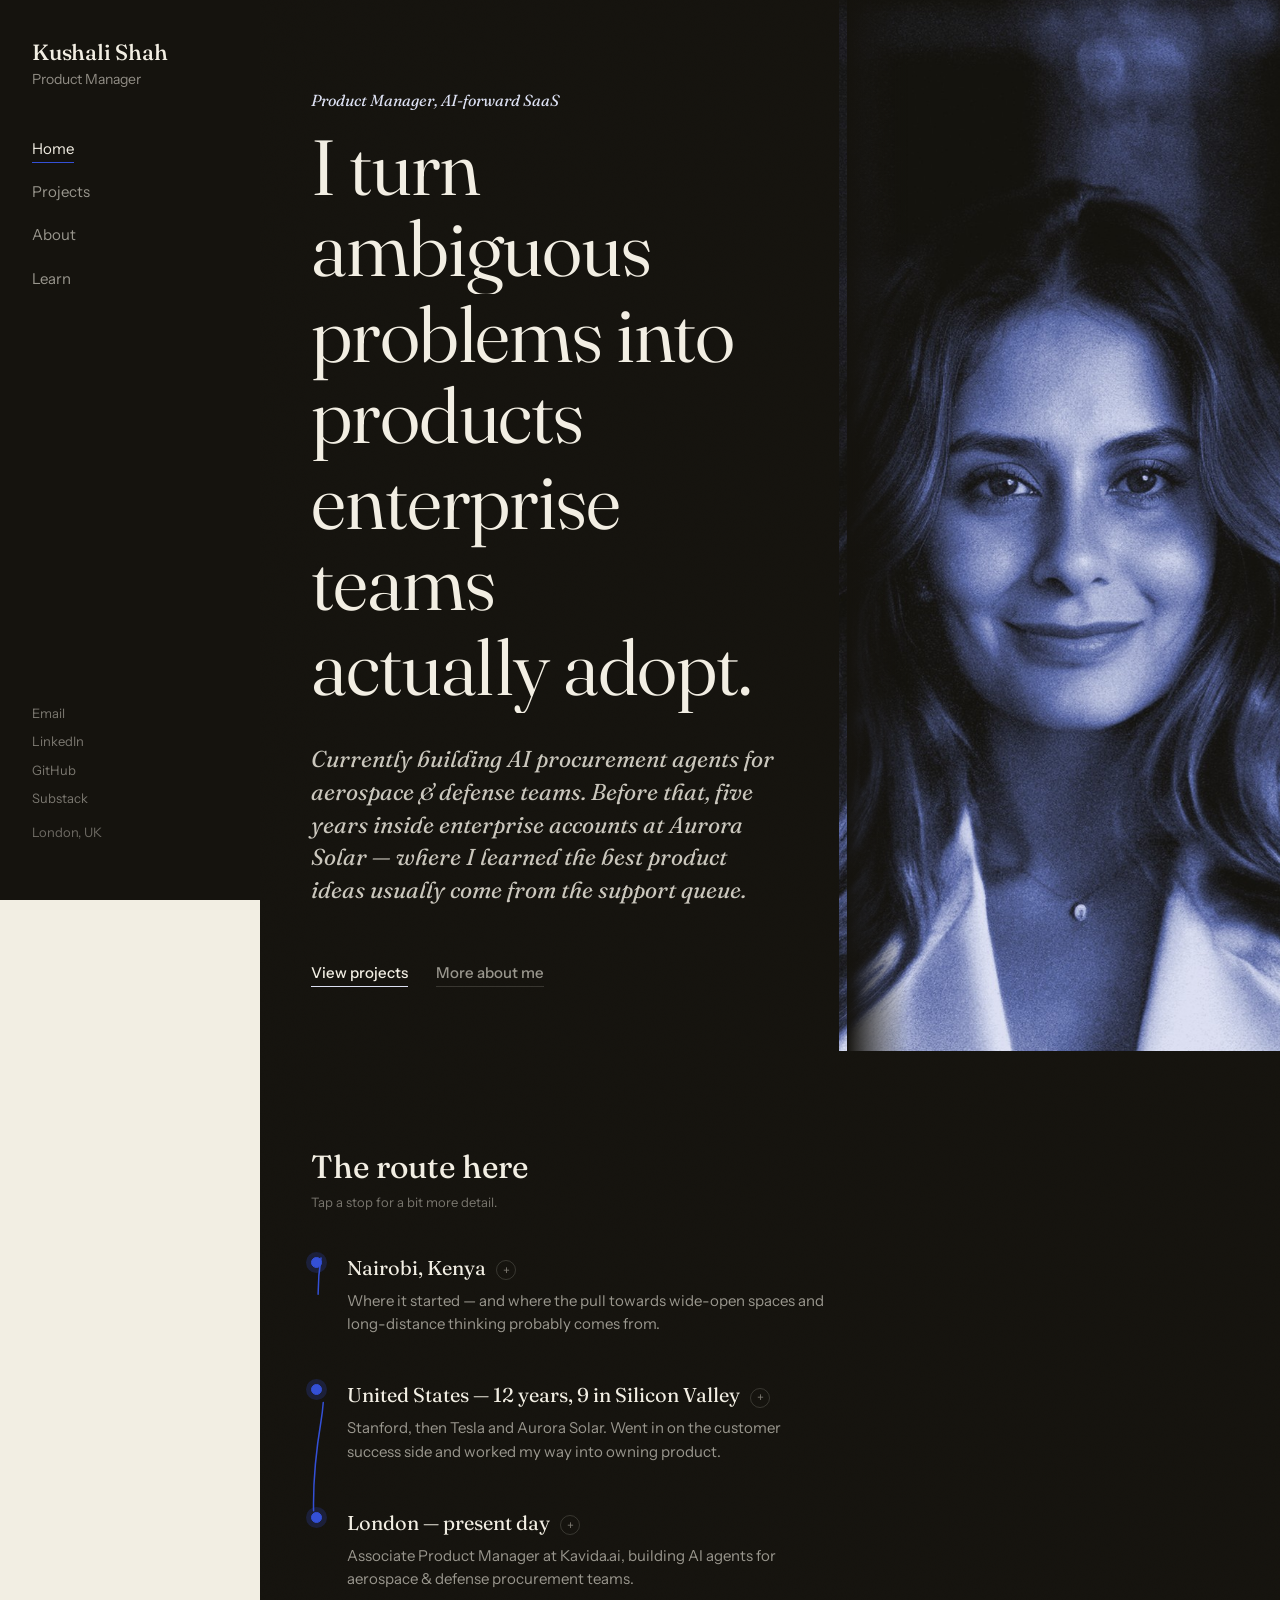
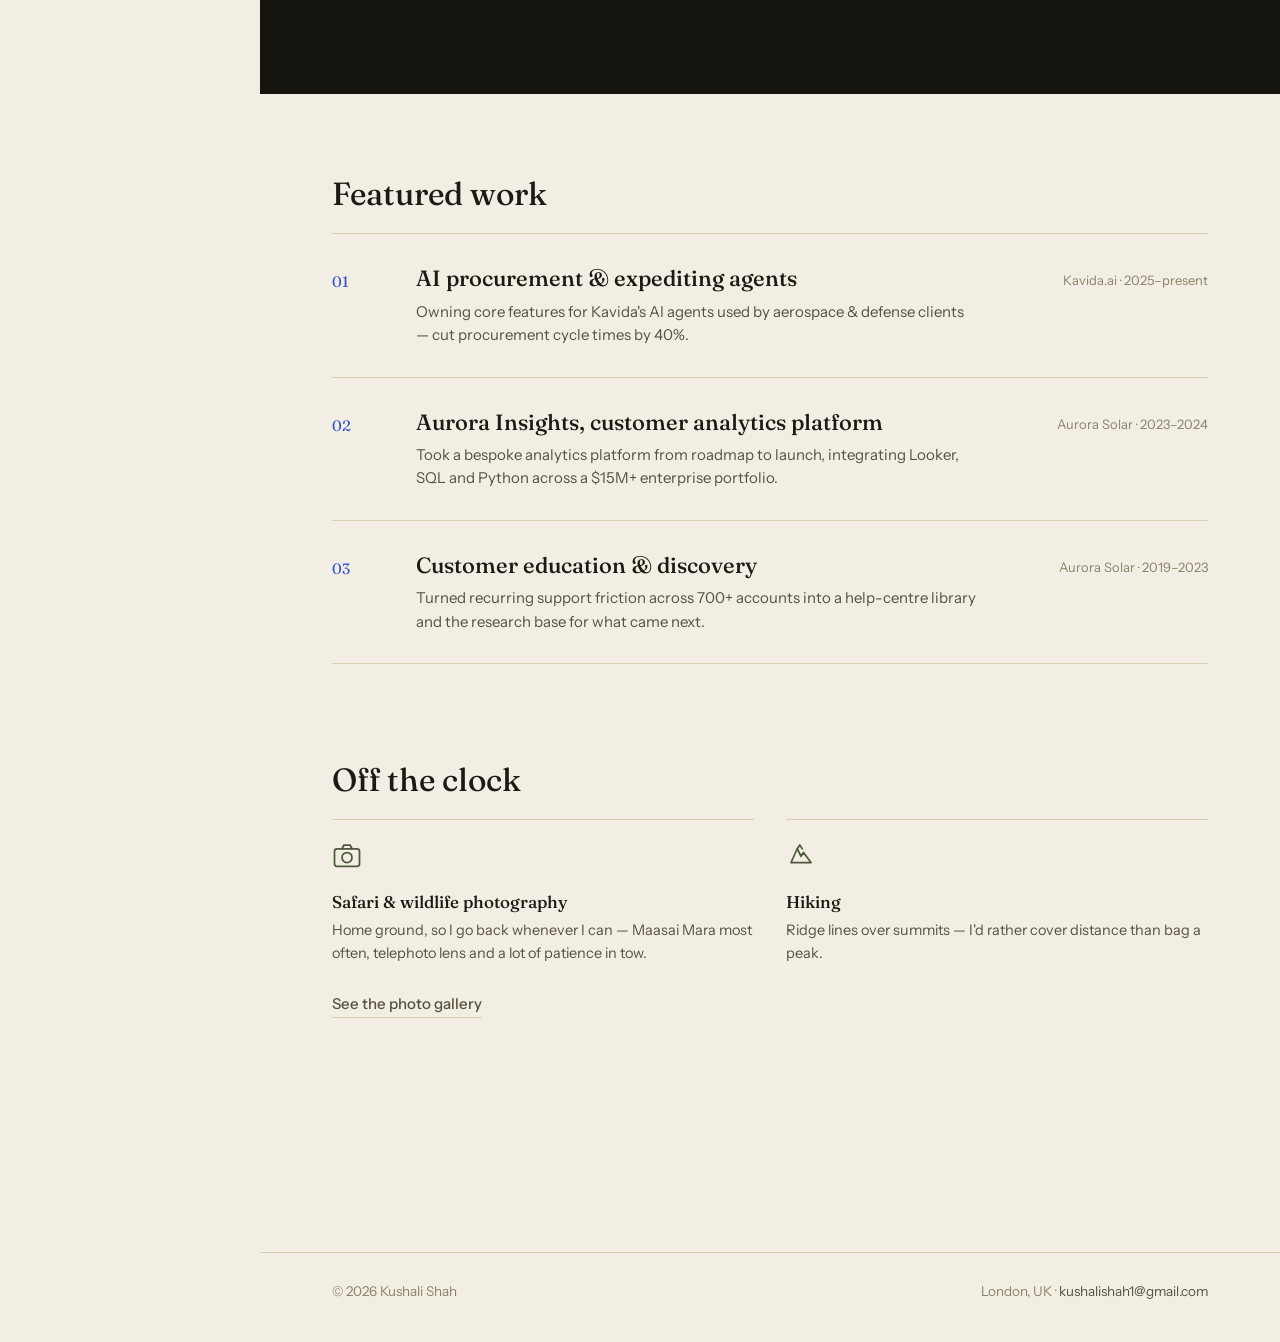
<file: index.html>
<!DOCTYPE html>
<html lang="en" class="no-js">
<head>
<meta charset="UTF-8">
<script>document.documentElement.className = "js";</script>
<meta name="viewport" content="width=device-width, initial-scale=1.0">
<title>Kushali Shah — Product Manager</title>
<meta name="description" content="Kushali Shah is a Product Manager building AI-forward tools for enterprise teams. Based in London.">
<link rel="preconnect" href="https://fonts.googleapis.com">
<link rel="preconnect" href="https://fonts.gstatic.com" crossorigin>
<link href="https://fonts.googleapis.com/css2?family=Fraunces:ital,opsz,wght@0,9..144,340;0,9..144,350;0,9..144,380;0,9..144,460;0,9..144,500;0,9..144,600;1,9..144,400;1,9..144,420&family=Instrument+Sans:wght@400;500;600&display=swap" rel="stylesheet">
<link rel="stylesheet" href="styles.css">
<script src="script.js" defer></script>
</head>
<body>

<div class="topbar">
  <span class="name">Kushali Shah</span>
  <nav>
    <a href="index.html" aria-current="page" class="hover-swap"><span class="sw sw--out">Home</span><span class="sw sw--in" aria-hidden="true">Home</span></a>
    <a href="projects.html" class="hover-swap"><span class="sw sw--out">Projects</span><span class="sw sw--in" aria-hidden="true">Projects</span></a>
    <a href="about.html" class="hover-swap"><span class="sw sw--out">About</span><span class="sw sw--in" aria-hidden="true">About</span></a>
    <a href="learn.html" class="hover-swap"><span class="sw sw--out">Learn</span><span class="sw sw--in" aria-hidden="true">Learn</span></a>
  </nav>
</div>

<div class="shell">
  <aside class="rail">
    <div class="rail-top">
      <p class="name">Kushali Shah</p>
      <p class="role">Product Manager</p>
      <nav>
        <a href="index.html" aria-current="page" class="hover-swap"><span class="sw sw--out">Home</span><span class="sw sw--in" aria-hidden="true">Home</span></a>
        <a href="projects.html" class="hover-swap"><span class="sw sw--out">Projects</span><span class="sw sw--in" aria-hidden="true">Projects</span></a>
        <a href="about.html" class="hover-swap"><span class="sw sw--out">About</span><span class="sw sw--in" aria-hidden="true">About</span></a>
        <a href="learn.html" class="hover-swap"><span class="sw sw--out">Learn</span><span class="sw sw--in" aria-hidden="true">Learn</span></a>
      </nav>
    </div>
    <div class="rail-bottom">
      <a href="mailto:kushalishah1@gmail.com">Email</a>
      <a href="https://www.linkedin.com/in/shahkushali/" target="_blank" rel="noopener">LinkedIn</a>
      <a href="https://github.com/kushalishah" target="_blank" rel="noopener">GitHub</a>
      <a href="https://kushalishah.substack.com/" target="_blank" rel="noopener">Substack</a>
      <p class="location">London, UK</p>
    </div>
  </aside>

  <main>

    <section class="cover">
      <div class="cover-inner">
        <div class="cover-text reveal">
          <p class="eyebrow on-ink">Product Manager, AI-forward SaaS</p>
          <h1 class="hero-h1"><span class="hero-line"><span class="word">I</span> <span class="word">turn</span> <span class="word">ambiguous</span></span> <span class="hero-line"><span class="word">problems</span> <span class="word">into</span> <span class="word">products</span></span> <span class="hero-line"><span class="word">enterprise</span> <span class="word">teams</span></span> <span class="hero-line"><span class="word">actually</span> <span class="word">adopt.</span></span></h1>
          <p class="lede on-ink">Currently building AI procurement agents for aerospace &amp; defense teams. Before that, five years inside enterprise accounts at Aurora Solar — where I learned the best product ideas usually come from the support queue.</p>
          <div class="cta-row on-ink">
            <a href="projects.html" class="hover-swap"><span class="sw sw--out">View projects</span><span class="sw sw--in" aria-hidden="true">View projects</span></a>
            <a href="about.html" class="secondary hover-swap"><span class="sw sw--out">More about me</span><span class="sw sw--in" aria-hidden="true">More about me</span></a>
          </div>
        </div>
        <div class="cover-photo reveal">
          <img src="images/headshot_duo.jpg" alt="Portrait of Kushali Shah" loading="eager">
        </div>
      </div>
    </section>

    <section class="journey-section">
      <div class="journey-inner">
        <h2>The route here</h2>
        <p class="hint">Tap a stop for a bit more detail.</p>
        <div class="journey">
          <div class="journey-track">
            <svg class="route-svg" viewBox="0 0 24 300" preserveAspectRatio="none" aria-hidden="true">
              <path d="M12 0 C 2 55, 22 95, 12 150 S 2 245, 12 300" />
            </svg>

            <div class="journey-item has-toggle reveal" data-reveal-group="journey">
              <button class="journey-node" aria-expanded="false">
                <p class="place">Nairobi, Kenya</p>
                <span class="toggle-mark">+</span>
              </button>
              <p class="detail">Where it started — and where the pull towards wide-open spaces and long-distance thinking probably comes from.</p>
              <div class="journey-expand"><div class="journey-expand-inner">
                <p>Still the first place I book a flight back to — usually with a camera bag instead of a suitcase. Maasai Mara, as often as I can manage it.</p>
              </div></div>
            </div>

            <div class="journey-item has-toggle reveal" data-reveal-group="journey">
              <button class="journey-node" aria-expanded="false">
                <p class="place">United States — 12 years, 9 in Silicon Valley</p>
                <span class="toggle-mark">+</span>
              </button>
              <p class="detail">Stanford, then Tesla and Aurora Solar. Went in on the customer success side and worked my way into owning product.</p>
              <div class="journey-expand"><div class="journey-expand-inner">
                <p>Nine years, one very steep product learning curve, and a lot of ridgelines in between meetings.</p>
              </div></div>
            </div>

            <div class="journey-item has-toggle reveal" data-reveal-group="journey">
              <button class="journey-node" aria-expanded="false">
                <p class="place">London — present day</p>
                <span class="toggle-mark">+</span>
              </button>
              <p class="detail">Associate Product Manager at Kavida.ai, building AI agents for aerospace &amp; defense procurement teams.</p>
              <div class="journey-expand"><div class="journey-expand-inner">
                <p>New city, new industry — same instinct: go talk to the people actually using the thing before you build more of it.</p>
              </div></div>
            </div>

          </div>
        </div>
      </div>
    </section>

    <div class="page-pad">

    <section class="featured-section reveal spaced">
      <h2>Featured work</h2>
      <div class="work-list">

        <div class="work-row reveal" data-reveal-group="work">
          <span class="idx">01</span>
          <div>
            <h3 class="title"><a class="title-link" href="projects.html#kavida-agents">AI procurement &amp; expediting agents</a></h3>
            <p class="desc">Owning core features for Kavida's AI agents used by aerospace &amp; defense clients — cut procurement cycle times by 40%.</p>
          </div>
          <span class="scope">Kavida.ai · 2025–present</span>
        </div>

        <div class="work-row reveal" data-reveal-group="work">
          <span class="idx">02</span>
          <div>
            <h3 class="title"><a class="title-link" href="projects.html#aurora-insights">Aurora Insights, customer analytics platform</a></h3>
            <p class="desc">Took a bespoke analytics platform from roadmap to launch, integrating Looker, SQL and Python across a $15M+ enterprise portfolio.</p>
          </div>
          <span class="scope">Aurora Solar · 2023–2024</span>
        </div>

        <div class="work-row reveal" data-reveal-group="work">
          <span class="idx">03</span>
          <div>
            <h3 class="title"><a class="title-link" href="projects.html#aurora-discovery">Customer education &amp; discovery</a></h3>
            <p class="desc">Turned recurring support friction across 700+ accounts into a help-centre library and the research base for what came next.</p>
          </div>
          <span class="scope">Aurora Solar · 2019–2023</span>
        </div>

      </div>
    </section>

    <section class="facts-section reveal spaced">
      <h2>Off the clock</h2>
      <div class="facts-grid">

        <div class="fact">
          <svg viewBox="0 0 24 24" fill="none" stroke="currentColor" stroke-width="1.4" stroke-linecap="round" stroke-linejoin="round"><rect x="2" y="7" width="20" height="14" rx="2"/><circle cx="12" cy="14" r="4"/><path d="M8 7l1.6-3h4.8L16 7"/></svg>
          <h3>Safari &amp; wildlife photography</h3>
          <p>Home ground, so I go back whenever I can — Maasai Mara most often, telephoto lens and a lot of patience in tow.</p>
        </div>

        <div class="fact">
          <svg viewBox="0 0 24 24" fill="none" stroke="currentColor" stroke-width="1.4" stroke-linecap="round" stroke-linejoin="round"><path d="M4 18l5-11 3 6 2-3 6 8H4z"/><path d="M9 7l2-3 2 3"/></svg>
          <h3>Hiking</h3>
          <p>Ridge lines over summits — I'd rather cover distance than bag a peak.</p>
        </div>

      </div>
      <p class="cta-row" style="margin-top:28px;"><a href="about.html#gallery" class="secondary hover-swap"><span class="sw sw--out">See the photo gallery</span><span class="sw sw--in" aria-hidden="true">See the photo gallery</span></a></p>
    </section>

    </div>

    <footer class="page-footer">
      <span>© 2026 Kushali Shah</span>
      <span>London, UK · <a href="mailto:kushalishah1@gmail.com">kushalishah1@gmail.com</a></span>
    </footer>

  </main>
</div>

</body>
</html>
</file>
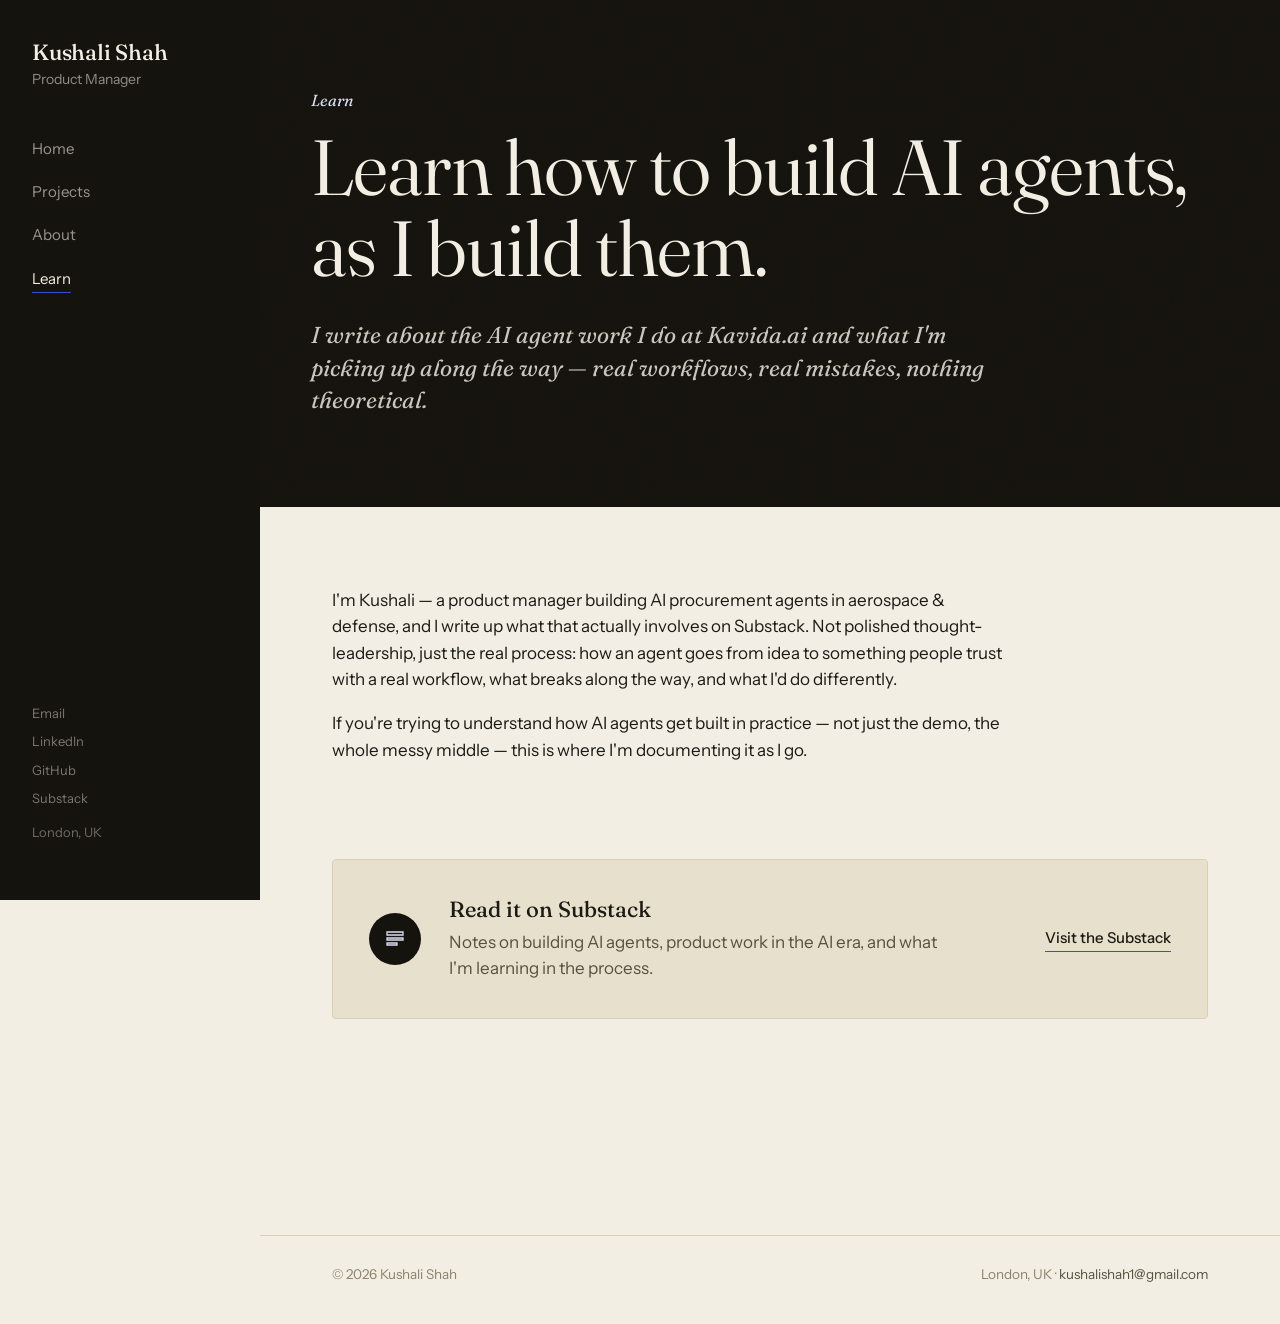
<file: learn.html>
<!DOCTYPE html>
<html lang="en" class="no-js">
<head>
<meta charset="UTF-8">
<script>document.documentElement.className = "js";</script>
<meta name="viewport" content="width=device-width, initial-scale=1.0">
<title>Learn — Kushali Shah</title>
<meta name="description" content="Learn with Kushali Shah — writing on Substack about building AI agents and product work in the AI era.">
<link rel="preconnect" href="https://fonts.googleapis.com">
<link rel="preconnect" href="https://fonts.gstatic.com" crossorigin>
<link href="https://fonts.googleapis.com/css2?family=Fraunces:ital,opsz,wght@0,9..144,340;0,9..144,350;0,9..144,380;0,9..144,460;0,9..144,500;0,9..144,600;1,9..144,400;1,9..144,420&family=Instrument+Sans:wght@400;500;600&display=swap" rel="stylesheet">
<link rel="stylesheet" href="styles.css">
<script src="script.js" defer></script>
</head>
<body>

<div class="topbar">
  <span class="name">Kushali Shah</span>
  <nav>
    <a href="index.html" class="hover-swap"><span class="sw sw--out">Home</span><span class="sw sw--in" aria-hidden="true">Home</span></a>
    <a href="projects.html" class="hover-swap"><span class="sw sw--out">Projects</span><span class="sw sw--in" aria-hidden="true">Projects</span></a>
    <a href="about.html" class="hover-swap"><span class="sw sw--out">About</span><span class="sw sw--in" aria-hidden="true">About</span></a>
    <a href="learn.html" aria-current="page" class="hover-swap"><span class="sw sw--out">Learn</span><span class="sw sw--in" aria-hidden="true">Learn</span></a>
  </nav>
</div>

<div class="shell">
  <aside class="rail">
    <div class="rail-top">
      <p class="name">Kushali Shah</p>
      <p class="role">Product Manager</p>
      <nav>
        <a href="index.html" class="hover-swap"><span class="sw sw--out">Home</span><span class="sw sw--in" aria-hidden="true">Home</span></a>
        <a href="projects.html" class="hover-swap"><span class="sw sw--out">Projects</span><span class="sw sw--in" aria-hidden="true">Projects</span></a>
        <a href="about.html" class="hover-swap"><span class="sw sw--out">About</span><span class="sw sw--in" aria-hidden="true">About</span></a>
        <a href="learn.html" aria-current="page" class="hover-swap"><span class="sw sw--out">Learn</span><span class="sw sw--in" aria-hidden="true">Learn</span></a>
      </nav>
    </div>
    <div class="rail-bottom">
      <a href="mailto:kushalishah1@gmail.com">Email</a>
      <a href="https://www.linkedin.com/in/shahkushali/" target="_blank" rel="noopener">LinkedIn</a>
      <a href="https://github.com/kushalishah" target="_blank" rel="noopener">GitHub</a>
      <a href="https://kushalishah.substack.com/" target="_blank" rel="noopener">Substack</a>
      <p class="location">London, UK</p>
    </div>
  </aside>

  <main>

    <section class="cover">
      <div class="cover-small reveal">
        <p class="eyebrow on-ink">Learn</p>
        <h1>Learn how to build AI agents, as I build them.</h1>
        <p class="lede on-ink">I write about the AI agent work I do at Kavida.ai and what I'm picking up along the way — real workflows, real mistakes, nothing theoretical.</p>
      </div>
    </section>

    <div class="page-pad">

    <section class="content-measure reveal spaced">
      <p>I'm Kushali — a product manager building AI procurement agents in aerospace &amp; defense, and I write up what that actually involves on Substack. Not polished thought-leadership, just the real process: how an agent goes from idea to something people trust with a real workflow, what breaks along the way, and what I'd do differently.</p>
      <p>If you're trying to understand how AI agents get built in practice — not just the demo, the whole messy middle — this is where I'm documenting it as I go.</p>
    </section>

    <section class="reveal spaced">
      <div class="substack-card tilt">
        <div class="substack-card-icon" aria-hidden="true">
          <svg viewBox="0 0 24 24" fill="none" stroke="currentColor" stroke-width="1.3"><path d="M4 5h16v3H4z"/><path d="M4 11h16v2H4z"/><path d="M4 16h10v2H4z"/></svg>
        </div>
        <div>
          <h2>Read it on Substack</h2>
          <p>Notes on building AI agents, product work in the AI era, and what I'm learning in the process.</p>
        </div>
        <a href="https://kushalishah.substack.com/" target="_blank" rel="noopener" class="hover-swap substack-card-link">
          <span class="sw sw--out">Visit the Substack</span><span class="sw sw--in" aria-hidden="true">Visit the Substack</span>
        </a>
      </div>
    </section>

    </div>

    <footer class="page-footer">
      <span>© 2026 Kushali Shah</span>
      <span>London, UK · <a href="mailto:kushalishah1@gmail.com">kushalishah1@gmail.com</a></span>
    </footer>

  </main>
</div>

</body>
</html>
</file>
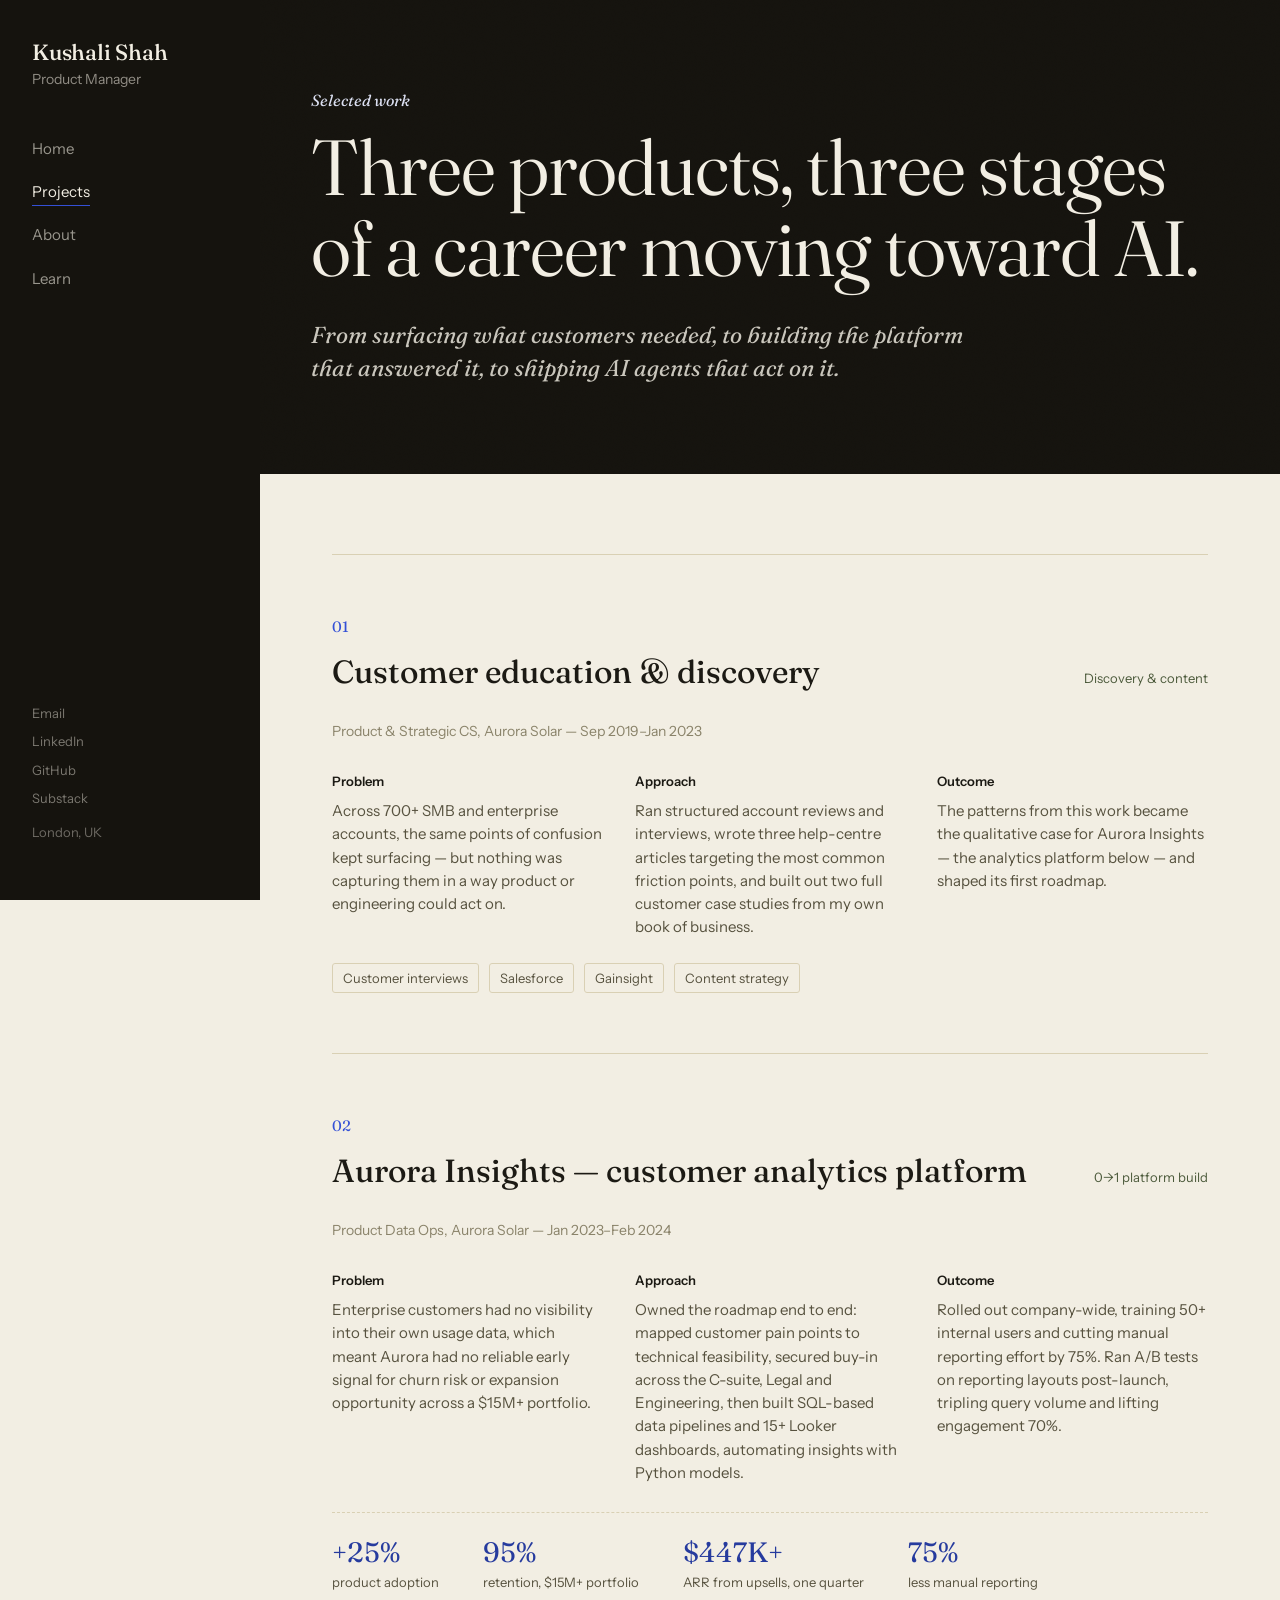
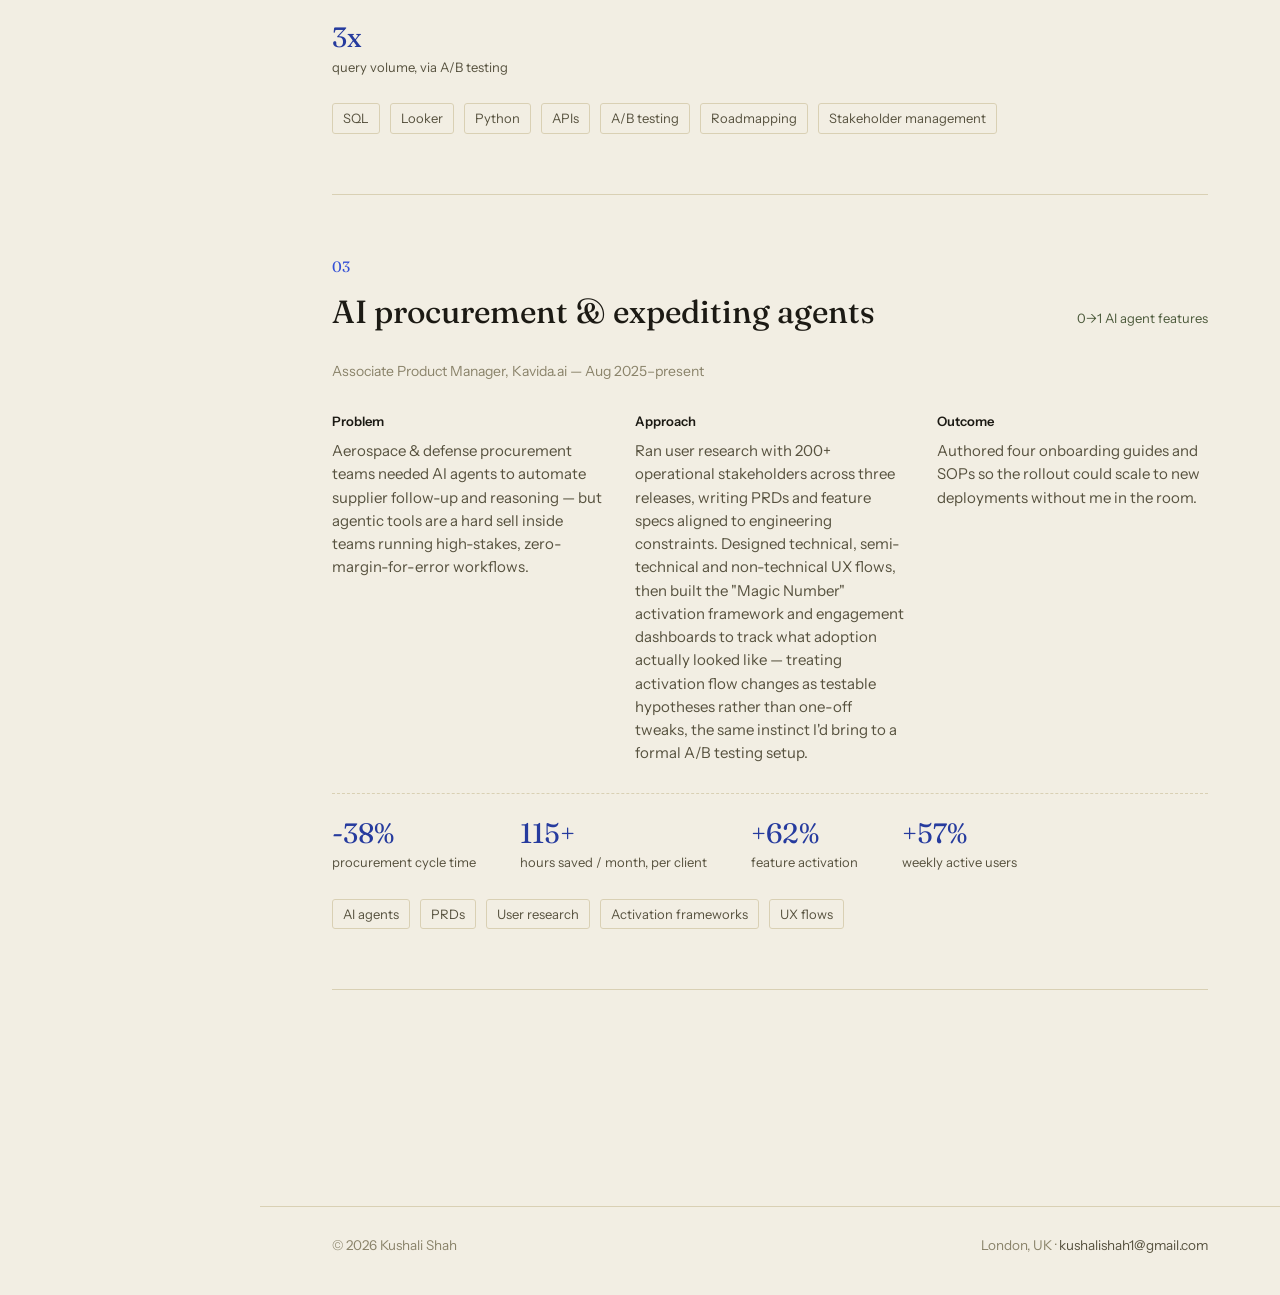
<file: projects.html>
<!DOCTYPE html>
<html lang="en" class="no-js">
<head>
<meta charset="UTF-8">
<script>document.documentElement.className = "js";</script>
<meta name="viewport" content="width=device-width, initial-scale=1.0">
<title>Projects — Kushali Shah</title>
<meta name="description" content="Product case studies from Kushali Shah — AI procurement agents at Kavida.ai and the Aurora Insights analytics platform at Aurora Solar.">
<link rel="preconnect" href="https://fonts.googleapis.com">
<link rel="preconnect" href="https://fonts.gstatic.com" crossorigin>
<link href="https://fonts.googleapis.com/css2?family=Fraunces:ital,opsz,wght@0,9..144,340;0,9..144,350;0,9..144,380;0,9..144,460;0,9..144,500;0,9..144,600;1,9..144,400;1,9..144,420&family=Instrument+Sans:wght@400;500;600&display=swap" rel="stylesheet">
<link rel="stylesheet" href="styles.css">
<script src="script.js" defer></script>
</head>
<body>

<div class="topbar">
  <span class="name">Kushali Shah</span>
  <nav>
    <a href="index.html" class="hover-swap"><span class="sw sw--out">Home</span><span class="sw sw--in" aria-hidden="true">Home</span></a>
    <a href="projects.html" aria-current="page" class="hover-swap"><span class="sw sw--out">Projects</span><span class="sw sw--in" aria-hidden="true">Projects</span></a>
    <a href="about.html" class="hover-swap"><span class="sw sw--out">About</span><span class="sw sw--in" aria-hidden="true">About</span></a>
    <a href="learn.html" class="hover-swap"><span class="sw sw--out">Learn</span><span class="sw sw--in" aria-hidden="true">Learn</span></a>
  </nav>
</div>

<div class="shell">
  <aside class="rail">
    <div class="rail-top">
      <p class="name">Kushali Shah</p>
      <p class="role">Product Manager</p>
      <nav>
        <a href="index.html" class="hover-swap"><span class="sw sw--out">Home</span><span class="sw sw--in" aria-hidden="true">Home</span></a>
        <a href="projects.html" aria-current="page" class="hover-swap"><span class="sw sw--out">Projects</span><span class="sw sw--in" aria-hidden="true">Projects</span></a>
        <a href="about.html" class="hover-swap"><span class="sw sw--out">About</span><span class="sw sw--in" aria-hidden="true">About</span></a>
        <a href="learn.html" class="hover-swap"><span class="sw sw--out">Learn</span><span class="sw sw--in" aria-hidden="true">Learn</span></a>
      </nav>
    </div>
    <div class="rail-bottom">
      <a href="mailto:kushalishah1@gmail.com">Email</a>
      <a href="https://www.linkedin.com/in/shahkushali/" target="_blank" rel="noopener">LinkedIn</a>
      <a href="https://github.com/kushalishah" target="_blank" rel="noopener">GitHub</a>
      <a href="https://kushalishah.substack.com/" target="_blank" rel="noopener">Substack</a>
      <p class="location">London, UK</p>
    </div>
  </aside>

  <main>

    <section class="cover">
      <div class="cover-small reveal">
        <p class="eyebrow on-ink">Selected work</p>
        <h1>Three products, three stages of a career moving toward AI.</h1>
        <p class="lede on-ink">From surfacing what customers needed, to building the platform that answered it, to shipping AI agents that act on it.</p>
      </div>
    </section>

    <div class="page-pad">
    <section class="spaced">

      <article class="case tilt reveal" id="aurora-discovery">
        <div class="case-preview" aria-hidden="true">
          <svg viewBox="0 0 24 24" fill="none" stroke="currentColor" stroke-width="1.3"><path d="M6 3h9l4 4v14H6z"/><path d="M14 3v5h5"/><path d="M9 13h7M9 16h5"/><circle cx="9.5" cy="10" r="1.2"/></svg>
        </div>
        <p class="case-index">01</p>
        <div class="case-head">
          <h2>Customer education &amp; discovery</h2>
          <span class="case-scope">Discovery &amp; content</span>
        </div>
        <p class="case-meta">Product &amp; Strategic CS, Aurora Solar — Sep 2019–Jan 2023</p>

        <div class="case-grid">
          <div class="case-block">
            <h4>Problem</h4>
            <p>Across 700+ SMB and enterprise accounts, the same points of confusion kept surfacing — but nothing was capturing them in a way product or engineering could act on.</p>
          </div>
          <div class="case-block">
            <h4>Approach</h4>
            <p>Ran structured account reviews and interviews, wrote three help-centre articles targeting the most common friction points, and built out two full customer case studies from my own book of business.</p>
          </div>
          <div class="case-block">
            <h4>Outcome</h4>
            <p>The patterns from this work became the qualitative case for Aurora Insights — the analytics platform below — and shaped its first roadmap.</p>
          </div>
        </div>

        <div class="tools-row">
          <span class="tool-tag">Customer interviews</span>
          <span class="tool-tag">Salesforce</span>
          <span class="tool-tag">Gainsight</span>
          <span class="tool-tag">Content strategy</span>
        </div>
      </article>

      <article class="case tilt reveal" id="aurora-insights">
        <div class="case-preview" aria-hidden="true">
          <svg viewBox="0 0 24 24" fill="none" stroke="currentColor" stroke-width="1.3"><path d="M4 20V10M11 20V4M18 20v-7"/><path d="M2 20h20"/></svg>
        </div>
        <p class="case-index">02</p>
        <div class="case-head">
          <h2>Aurora Insights — customer analytics platform</h2>
          <span class="case-scope">0→1 platform build</span>
        </div>
        <p class="case-meta">Product Data Ops, Aurora Solar — Jan 2023–Feb 2024</p>

        <div class="case-grid">
          <div class="case-block">
            <h4>Problem</h4>
            <p>Enterprise customers had no visibility into their own usage data, which meant Aurora had no reliable early signal for churn risk or expansion opportunity across a $15M+ portfolio.</p>
          </div>
          <div class="case-block">
            <h4>Approach</h4>
            <p>Owned the roadmap end to end: mapped customer pain points to technical feasibility, secured buy-in across the C-suite, Legal and Engineering, then built SQL-based data pipelines and 15+ Looker dashboards, automating insights with Python models.</p>
          </div>
          <div class="case-block">
            <h4>Outcome</h4>
            <p>Rolled out company-wide, training 50+ internal users and cutting manual reporting effort by 75%. Ran A/B tests on reporting layouts post-launch, tripling query volume and lifting engagement 70%.</p>
          </div>
        </div>

        <div class="impact-row">
          <div class="impact-stat"><span class="num" data-count="25" data-prefix="+" data-suffix="%">+0%</span><span class="label">product adoption</span></div>
          <div class="impact-stat"><span class="num" data-count="96" data-suffix="%">0%</span><span class="label">retention, $15M+ portfolio</span></div>
          <div class="impact-stat"><span class="num" data-count="450" data-prefix="$" data-suffix="K+">$0K+</span><span class="label">ARR from upsells, one quarter</span></div>
          <div class="impact-stat"><span class="num" data-count="75" data-suffix="%">0%</span><span class="label">less manual reporting</span></div>
          <div class="impact-stat"><span class="num" data-count="3" data-suffix="x">0x</span><span class="label">query volume, via A/B testing</span></div>
        </div>

        <div class="tools-row">
          <span class="tool-tag">SQL</span>
          <span class="tool-tag">Looker</span>
          <span class="tool-tag">Python</span>
          <span class="tool-tag">APIs</span>
          <span class="tool-tag">A/B testing</span>
          <span class="tool-tag">Roadmapping</span>
          <span class="tool-tag">Stakeholder management</span>
        </div>
      </article>

      <article class="case tilt reveal" id="kavida-agents">
        <div class="case-preview" aria-hidden="true">
          <svg viewBox="0 0 24 24" fill="none" stroke="currentColor" stroke-width="1.3"><rect x="4" y="4" width="16" height="16" rx="3"/><circle cx="9" cy="10" r="1.2" fill="currentColor" stroke="none"/><circle cx="15" cy="10" r="1.2" fill="currentColor" stroke="none"/><path d="M8 15c1 1 2.5 1.5 4 1.5s3-.5 4-1.5"/><path d="M12 4V2M8 2v1M16 2v1"/></svg>
        </div>
        <p class="case-index">03</p>
        <div class="case-head">
          <h2>AI procurement &amp; expediting agents</h2>
          <span class="case-scope">0→1 AI agent features</span>
        </div>
        <p class="case-meta">Associate Product Manager, Kavida.ai — Aug 2025–present</p>

        <div class="case-grid">
          <div class="case-block">
            <h4>Problem</h4>
            <p>Aerospace &amp; defense procurement teams needed AI agents to automate supplier follow-up and reasoning — but agentic tools are a hard sell inside teams running high-stakes, zero-margin-for-error workflows.</p>
          </div>
          <div class="case-block">
            <h4>Approach</h4>
            <p>Ran user research with 200+ operational stakeholders across three releases, writing PRDs and feature specs aligned to engineering constraints. Designed technical, semi-technical and non-technical UX flows, then built the "Magic Number" activation framework and engagement dashboards to track what adoption actually looked like — treating activation flow changes as testable hypotheses rather than one-off tweaks, the same instinct I'd bring to a formal A/B testing setup.</p>
          </div>
          <div class="case-block">
            <h4>Outcome</h4>
            <p>Authored four onboarding guides and SOPs so the rollout could scale to new deployments without me in the room.</p>
          </div>
        </div>

        <div class="impact-row">
          <div class="impact-stat"><span class="num" data-count="-40" data-suffix="%">0%</span><span class="label">procurement cycle time</span></div>
          <div class="impact-stat"><span class="num" data-count="120" data-suffix="+">0+</span><span class="label">hours saved / month, per client</span></div>
          <div class="impact-stat"><span class="num" data-count="65" data-prefix="+" data-suffix="%">+0%</span><span class="label">feature activation</span></div>
          <div class="impact-stat"><span class="num" data-count="60" data-prefix="+" data-suffix="%">+0%</span><span class="label">weekly active users</span></div>
        </div>

        <div class="tools-row">
          <span class="tool-tag">AI agents</span>
          <span class="tool-tag">PRDs</span>
          <span class="tool-tag">User research</span>
          <span class="tool-tag">Activation frameworks</span>
          <span class="tool-tag">UX flows</span>
        </div>
      </article>

    </section>
    </div>

    <footer class="page-footer">
      <span>© 2026 Kushali Shah</span>
      <span>London, UK · <a href="mailto:kushalishah1@gmail.com">kushalishah1@gmail.com</a></span>
    </footer>

  </main>
</div>

</body>
</html>
</file>
<file: styles.css>
/* ============================================================
   Kushali Shah — Portfolio v2
   Editorial / product-systems direction
   ============================================================ */

:root {
  --ink: #15130E;
  --ink-raised: #1E1B14;
  --paper: #F2EEE3;
  --paper-deep: #E7E0CC;
  --cream: #F2EEE3;
  --ink-text: #1C1A14;
  --ink-text-soft: #57523F;
  --ink-text-faint: #8A836A;
  --signal: #3450D6;
  --signal-deep: #263B9E;
  --signal-pale: #DCE0F2;
  --moss: #4C5A3B;
  --line: #D9D0B4;
  --line-on-ink: rgba(242, 238, 227, 0.16);

  --serif: "Fraunces", Georgia, "Times New Roman", serif;
  --sans: "Instrument Sans", -apple-system, BlinkMacSystemFont, "Segoe UI", sans-serif;

  --rail-width: 260px;
  --content-max: 760px;
  --gutter: clamp(24px, 6vw, 72px);
}

* { box-sizing: border-box; }
html { scroll-behavior: smooth; }

@media (prefers-reduced-motion: reduce) {
  html { scroll-behavior: auto; }
  * { animation-duration: 0.01ms !important; animation-iteration-count: 1 !important; transition-duration: 0.01ms !important; }
}

body {
  margin: 0;
  background: var(--paper);
  color: var(--ink-text);
  font-family: var(--sans);
  font-size: 17px;
  line-height: 1.55;
  -webkit-font-smoothing: antialiased;
}

a { color: inherit; text-decoration: none; }
img { max-width: 100%; display: block; }

/* ---------- Layout shell ---------- */

.shell { display: flex; min-height: 100vh; align-items: stretch; }

.rail {
  width: var(--rail-width);
  flex-shrink: 0;
  padding: 40px 32px;
  display: flex;
  flex-direction: column;
  justify-content: space-between;
  position: sticky;
  top: 0;
  height: 100vh;
  background: var(--ink);
  color: var(--cream);
}

.rail-top .name {
  font-family: var(--serif);
  font-weight: 480;
  font-size: 22px;
  letter-spacing: -0.01em;
  line-height: 1.15;
  margin: 0 0 4px;
  color: var(--cream);
}

.rail-top .role {
  font-size: 14px;
  color: rgba(242, 238, 227, 0.56);
  margin: 0 0 44px;
}

.rail nav { display: flex; flex-direction: column; gap: 15px; }

.rail nav a {
  font-size: 15px;
  color: rgba(242, 238, 227, 0.6);
  padding: 2px 0;
  width: fit-content;
  border-bottom: 1px solid transparent;
  transition: color 0.15s ease, border-color 0.15s ease;
}

.rail nav a:hover, .rail nav a:focus-visible { color: var(--cream); border-color: var(--signal); }
.rail nav a[aria-current="page"] { color: var(--cream); border-color: var(--signal); }

/* ---------- Hover text-swap (nav + key links) ---------- */

.hover-swap { position: relative; display: inline-block; overflow: hidden; vertical-align: top; }
.hover-swap .sw {
  display: block;
  transition: transform 0.45s cubic-bezier(.65,0,.35,1), opacity 0.4s ease;
}
.hover-swap .sw--in {
  position: absolute;
  top: 0; left: 0;
  transform: translateY(100%);
  opacity: 0;
  color: var(--signal);
}
.rail .hover-swap .sw--in,
.topbar .hover-swap .sw--in,
.on-ink .hover-swap .sw--in { color: #6E86E8; }
@media (hover: hover) and (pointer: fine) {
  .hover-swap:hover .sw--out, .hover-swap:focus-visible .sw--out { transform: translateY(-100%); opacity: 0; }
  .hover-swap:hover .sw--in, .hover-swap:focus-visible .sw--in { transform: translateY(0); opacity: 1; }
}

.rail-bottom { display: flex; flex-direction: column; gap: 8px; }

.rail-bottom a {
  font-size: 13px;
  color: rgba(242, 238, 227, 0.46);
  transition: color 0.15s ease;
}
.rail-bottom a:hover, .rail-bottom a:focus-visible { color: var(--signal-pale); }

.rail-bottom .location {
  font-size: 13px;
  color: rgba(242, 238, 227, 0.4);
  margin-top: 6px;
}

.topbar { display: none; }

/* ---------- Main content ---------- */

main { flex: 1; min-width: 0; max-width: 1200px; }

.content-measure { max-width: var(--content-max); }

.page-pad { padding: 80px var(--gutter) 96px; }

section + section.spaced { margin-top: 96px; }

.eyebrow {
  font-family: var(--serif);
  font-style: italic;
  font-size: 16px;
  color: var(--moss);
  margin: 0 0 14px;
}

.eyebrow.on-ink { color: var(--signal-pale); }

h1 {
  font-family: var(--serif);
  font-weight: 350;
  font-size: clamp(42px, 6.4vw, 78px);
  line-height: 1.04;
  letter-spacing: -0.015em;
  margin: 0 0 30px;
  max-width: 14ch;
}

h2 {
  font-family: var(--serif);
  font-weight: 460;
  font-size: clamp(26px, 3.2vw, 32px);
  line-height: 1.22;
  margin: 0 0 20px;
}

h3 {
  font-family: var(--serif);
  font-weight: 500;
  font-size: 21px;
  line-height: 1.3;
  margin: 0 0 6px;
}

p { margin: 0 0 18px; max-width: 62ch; }

.lede {
  font-family: var(--serif);
  font-style: italic;
  font-weight: 400;
  font-size: 23px;
  line-height: 1.42;
  color: var(--ink-text-soft);
  max-width: 46ch;
}

.lede.on-ink { color: rgba(242, 238, 227, 0.82); }

.cta-row { display: flex; gap: 28px; margin-top: 36px; flex-wrap: wrap; }

.cta-row a {
  font-size: 15px;
  font-weight: 500;
  border-bottom: 1px solid var(--signal);
  padding-bottom: 2px;
  transition: opacity 0.15s ease;
}
.cta-row a.secondary { color: var(--ink-text-soft); border-color: var(--line); }
.cta-row.on-ink a { color: var(--cream); border-color: var(--signal-pale); }
.cta-row.on-ink a.secondary { color: rgba(242,238,227,0.6); border-color: var(--line-on-ink); }
.cta-row a:not(.hover-swap):hover, .cta-row a:not(.hover-swap):focus-visible { opacity: 0.68; }

hr.rule { border: none; border-top: 1px solid var(--line); margin: 40px 0; }

/* ---------- Hero cover (dark, full-bleed) ---------- */

.cover {
  background: var(--ink);
  color: var(--cream);
  position: relative;
  overflow: hidden;
}

.cover::before {
  content: "";
  position: absolute;
  inset: 0;
  opacity: 0.5;
  pointer-events: none;
  background-image: url("data:image/svg+xml,%3Csvg xmlns='http://www.w3.org/2000/svg' width='180' height='180'%3E%3Cfilter id='n'%3E%3CfeTurbulence type='fractalNoise' baseFrequency='0.9' numOctaves='2' stitchTiles='stitch'/%3E%3C/filter%3E%3Crect width='100%25' height='100%25' filter='url(%23n)' opacity='0.05'/%3E%3C/svg%3E");
  mix-blend-mode: overlay;
}

.cover-inner {
  position: relative;
  display: grid;
  grid-template-columns: 1.15fr 0.85fr;
  align-items: stretch;
  min-height: 86vh;
}

.cover-text {
  padding: 88px var(--gutter) 64px clamp(24px, 4vw, 56px);
  display: flex;
  flex-direction: column;
  justify-content: center;
}

.cover-photo {
  position: relative;
  min-height: 420px;
}

.cover-photo img {
  position: absolute;
  inset: 0;
  width: 100%;
  height: 100%;
  object-fit: cover;
  object-position: 50% 20%;
  will-change: transform;
}

.cover-photo::after {
  content: "";
  position: absolute;
  inset: 0;
  background: linear-gradient(90deg, var(--ink) 0%, rgba(21,19,14,0) 14%);
}

.cover-small {
  padding: 88px var(--gutter) 72px clamp(24px, 4vw, 56px);
}

.cover-small h1 { max-width: 20ch; }

/* ---------- Hero headline — line-by-line entrance (load only) ---------- */

.hero-h1 { max-width: none; position: relative; }
.hero-line { display: block; overflow: hidden; padding-bottom: 0.06em; }
.hero-line .word { display: inline-block; }
html.js .hero-line .word {
  transform: translateY(110%);
  transition: transform 0.9s cubic-bezier(.22,.9,.25,1);
}
html.js .hero-line.in-view .word { transform: none; }

/* ---------- Hero headline — dust-trail hover (migration smudge) ---------- */
.dust-canvas {
  position: absolute;
  inset: 0;
  pointer-events: none;
  z-index: 2;
}
.cover-text { position: relative; }

/* ---------- Journey — full-bleed dark route panel ---------- */

.journey-section {
  background: var(--ink);
  color: var(--cream);
  position: relative;
  overflow: hidden;
  margin-top: 0;
}
.journey-section::before {
  content: "";
  position: absolute;
  inset: 0;
  opacity: 0.5;
  pointer-events: none;
  background-image: url("data:image/svg+xml,%3Csvg xmlns='http://www.w3.org/2000/svg' width='180' height='180'%3E%3Cfilter id='n'%3E%3CfeTurbulence type='fractalNoise' baseFrequency='0.9' numOctaves='2' stitchTiles='stitch'/%3E%3C/filter%3E%3Crect width='100%25' height='100%25' filter='url(%23n)' opacity='0.05'/%3E%3C/svg%3E");
  mix-blend-mode: overlay;
}
.journey-inner {
  position: relative;
  padding: 96px var(--gutter) 104px clamp(24px, 4vw, 56px);
}
.journey-inner h2 { color: var(--cream); max-width: 18ch; }

.journey-section .hint {
  font-size: 13px;
  color: rgba(242, 238, 227, 0.45);
  margin: -14px 0 40px;
}

.journey-track { position: relative; padding-left: 36px; max-width: 640px; }

.route-svg {
  position: absolute;
  left: -2px;
  top: 6px;
  bottom: 6px;
  width: 24px;
  height: calc(100% - 12px);
  overflow: visible;
  pointer-events: none;
}
.route-svg path {
  fill: none;
  stroke: var(--signal);
  stroke-width: 1.5;
  stroke-linecap: round;
  stroke-dasharray: 100;
  stroke-dashoffset: 100;
  transition: stroke-dashoffset 1.15s cubic-bezier(.22,.9,.25,1);
}

.journey-item {
  position: relative;
  padding-bottom: 44px;
}
.journey-item:last-child { padding-bottom: 0; }

.journey-item::before {
  content: "";
  position: absolute;
  left: -36px;
  top: 5px;
  width: 9px;
  height: 9px;
  border-radius: 50%;
  background: var(--ink);
  border: 1.5px solid rgba(242, 238, 227, 0.4);
  transition: background 0.3s ease, border-color 0.3s ease, box-shadow 0.3s ease;
}
.journey-item.in-view::before,
.journey-item.is-open::before {
  background: var(--signal);
  border-color: var(--signal);
  box-shadow: 0 0 0 5px rgba(52, 80, 214, 0.22);
}

.journey-node {
  display: flex;
  align-items: baseline;
  gap: 10px;
  background: none;
  border: none;
  padding: 0;
  font: inherit;
  color: inherit;
  cursor: pointer;
  text-align: left;
}

.journey-node .place {
  font-family: var(--serif);
  font-size: 20px;
  margin: 0;
  color: var(--cream);
  transition: color 0.15s ease;
}
.journey-node:hover .place, .journey-node:focus-visible .place { color: var(--signal-pale); }

.journey-node .toggle-mark {
  font-family: var(--sans);
  font-size: 13px;
  color: rgba(242, 238, 227, 0.45);
  border: 1px solid var(--line-on-ink);
  border-radius: 50%;
  width: 20px; height: 20px;
  display: inline-flex; align-items: center; justify-content: center;
  flex-shrink: 0;
  transition: transform 0.3s ease, border-color 0.2s ease, color 0.2s ease;
}
.journey-item.is-open .journey-node .toggle-mark {
  transform: rotate(45deg); border-color: var(--signal); color: var(--signal-pale);
}

.journey-item .detail {
  font-size: 15px;
  color: rgba(242, 238, 227, 0.6);
  margin: 6px 0 0;
  max-width: 48ch;
}

.journey-expand { display: grid; grid-template-rows: 0fr; transition: grid-template-rows 0.35s ease; }
.journey-item.is-open .journey-expand { grid-template-rows: 1fr; }
.journey-expand-inner { overflow: hidden; }
.journey-expand p {
  font-size: 14px; color: rgba(242, 238, 227, 0.55); margin: 10px 0 0; padding-top: 10px;
  border-top: 1px dashed var(--line-on-ink); max-width: 48ch;
}

/* ---------- Featured work (index list) ---------- */

.work-list { display: flex; flex-direction: column; }

.work-row {
  display: grid;
  grid-template-columns: 56px minmax(0, 1fr) auto;
  gap: 4px 28px;
  align-items: baseline;
  padding: 30px 0;
  border-top: 1px solid var(--line);
  cursor: pointer;
}
.work-list .work-row:last-child { border-bottom: 1px solid var(--line); }

.work-row .idx {
  font-family: var(--serif);
  font-size: 15px;
  color: var(--signal);
  align-self: start;
  padding-top: 6px;
}

.work-row .scope {
  font-size: 13px;
  color: var(--ink-text-faint);
  white-space: nowrap;
  align-self: start;
  padding-top: 6px;
}

.work-row .title { font-family: var(--serif); font-size: 22px; margin: 0 0 6px; }
.work-row .desc { font-size: 15px; color: var(--ink-text-soft); margin: 0; max-width: 56ch; }

.work-row a.title-link {
  display: inline-block;
  border-bottom: 1px solid transparent;
  transition: border-color 0.15s ease, color 0.15s ease;
}
.work-row a.title-link:hover, .work-row a.title-link:focus-visible {
  border-color: var(--signal); color: var(--signal-deep);
}

/* ---------- Off the clock ---------- */

.facts-grid { display: grid; grid-template-columns: repeat(2, 1fr); gap: 32px; margin-top: 8px; }

.fact { padding-top: 20px; border-top: 1px solid var(--line); }
.fact svg { width: 30px; height: 30px; color: var(--moss); margin-bottom: 14px; }
.fact h3 { font-size: 17px; margin-bottom: 6px; }
.fact p { font-size: 14.5px; color: var(--ink-text-soft); margin: 0; }

/* ---------- Project cases ---------- */

.case { position: relative; overflow: hidden; padding: 60px 0; border-top: 1px solid var(--line); }
.case:last-child { border-bottom: 1px solid var(--line); }

.case-index {
  font-family: var(--serif);
  font-size: 15px;
  color: var(--signal);
  margin: 0 0 14px;
}

.case-head {
  display: flex; justify-content: space-between; align-items: baseline;
  gap: 20px; flex-wrap: wrap; margin-bottom: 10px;
}

.case-scope { font-size: 13px; color: var(--moss); }

.case-meta { font-size: 14px; color: var(--ink-text-faint); margin: 0 0 28px; }

.case-grid { display: grid; grid-template-columns: repeat(3, 1fr); gap: 32px; margin-top: 28px; }

.case-block h4 {
  font-family: var(--sans); font-weight: 600; font-size: 13px;
  color: var(--ink-text); margin: 0 0 8px;
}
.case-block p { font-size: 15px; color: var(--ink-text-soft); margin: 0; max-width: 40ch; }

.tools-row { display: flex; flex-wrap: wrap; gap: 8px 10px; margin-top: 24px; }

.tool-tag {
  font-size: 13px; color: var(--ink-text-soft);
  border: 1px solid var(--line); border-radius: 3px; padding: 4px 10px;
}

.impact-row {
  display: flex; flex-wrap: wrap; gap: 28px 44px;
  margin-top: 28px; padding-top: 24px; border-top: 1px dashed var(--line);
}

.impact-stat .num { font-family: var(--serif); font-size: 28px; color: var(--signal-deep); display: block; line-height: 1.1; }
.impact-stat .label { font-size: 13px; color: var(--ink-text-soft); }

.case-preview {
  position: absolute; top: 56px; right: 0; width: 100px; height: 100px;
  opacity: 0; transform: translateX(12px) scale(0.94);
  transition: opacity 0.3s ease, transform 0.3s ease;
  color: var(--signal);
  pointer-events: none;
}
.case:hover .case-preview, .case:focus-within .case-preview { opacity: 1; transform: translateX(0) scale(1); }
.case-preview svg { width: 100%; height: 100%; }

/* ---------- Substack card (Learn page) ---------- */

.substack-card {
  display: flex;
  align-items: center;
  gap: 28px;
  flex-wrap: wrap;
  padding: 36px;
  border: 1px solid var(--line);
  border-radius: 4px;
  background: var(--paper-deep);
}
.substack-card-icon {
  flex-shrink: 0;
  width: 52px; height: 52px;
  border-radius: 50%;
  display: flex; align-items: center; justify-content: center;
  background: var(--ink); color: var(--signal-pale);
}
.substack-card-icon svg { width: 24px; height: 24px; }
.substack-card h2 { margin: 0 0 6px; font-size: 22px; }
.substack-card p { margin: 0; max-width: 46ch; color: var(--ink-text-soft); }
.substack-card > div:not(.substack-card-icon) { flex: 1; min-width: 220px; }
.substack-card-link {
  font-size: 15px; font-weight: 500;
  border-bottom: 1px solid var(--signal);
  padding-bottom: 2px;
  flex-shrink: 0;
}

/* ---------- Work history & education ---------- */

.history-entry {
  padding: 24px 0; border-top: 1px solid var(--line);
  display: grid; grid-template-columns: 200px 1fr; gap: 20px;
}
.history-entry:last-of-type { border-bottom: 1px solid var(--line); }

.history-dates { font-size: 14px; color: var(--ink-text-faint); padding-top: 3px; }
.history-role { font-family: var(--serif); font-size: 19px; margin: 0 0 4px; }
.history-org { font-size: 14px; color: var(--ink-text-soft); margin: 0 0 10px; }
.history-note { font-size: 14.5px; color: var(--ink-text-soft); margin: 0; max-width: 56ch; }

.edu-list { display: flex; flex-direction: column; gap: 4px; }
.edu-item {
  padding: 14px 0; border-top: 1px solid var(--line);
  display: flex; justify-content: space-between; gap: 20px; flex-wrap: wrap;
}
.edu-item:last-child { border-bottom: 1px solid var(--line); }
.edu-item .school { font-size: 15px; }
.edu-item .program { font-size: 14px; color: var(--ink-text-soft); }

.skills-wrap { display: flex; flex-wrap: wrap; gap: 10px; margin-top: 8px; }
.skill-pill { font-size: 13.5px; color: var(--ink-text-soft); padding: 6px 12px; border: 1px solid var(--line); border-radius: 3px; }

/* ---------- Gallery ---------- */

.gallery-group-title {
  font-family: var(--serif); font-weight: 500; font-size: 17px;
  color: var(--ink-text-soft); margin: 36px 0 0;
}
.gallery-group-title:first-of-type { margin-top: 28px; }

.gallery-grid { display: grid; grid-template-columns: repeat(3, 1fr); gap: 14px; margin-top: 14px; }

.gallery-item {
  aspect-ratio: 4 / 5; border-radius: 3px; overflow: hidden; cursor: pointer; position: relative;
  background: var(--paper-deep); border: 1px solid var(--line);
  display: flex; align-items: center; justify-content: center;
  transition: transform 0.25s ease, border-color 0.25s ease;
}
.gallery-item:hover, .gallery-item:focus-visible { transform: translateY(-3px); border-color: var(--signal); }
.gallery-item img { width: 100%; height: 100%; object-fit: cover; }
.gallery-item.is-placeholder { flex-direction: column; gap: 8px; color: var(--ink-text-faint); font-size: 12.5px; text-align: center; padding: 12px; }
.gallery-item.is-placeholder svg { width: 26px; height: 26px; opacity: 0.7; }

.gallery-note { font-size: 13px; color: var(--ink-text-faint); margin-top: 16px; }

/* ---------- Lightbox ---------- */

.lightbox {
  position: fixed; inset: 0; background: rgba(21, 19, 14, 0.96);
  display: flex; align-items: center; justify-content: center;
  opacity: 0; visibility: hidden; transition: opacity 0.25s ease; z-index: 10000;
}
.lightbox.is-open { opacity: 1; visibility: visible; }
.lightbox-frame { max-width: min(80vw, 720px); max-height: 80vh; text-align: center; }
.lightbox-frame img { max-width: 100%; max-height: 70vh; border-radius: 2px; }
.lightbox-caption { color: var(--cream); font-size: 14px; margin-top: 14px; }
.lightbox-close, .lightbox-nav {
  position: absolute; background: none; border: none; color: var(--cream);
  cursor: pointer; font-size: 28px; line-height: 1; padding: 12px;
}
.lightbox-close { top: 20px; right: 20px; }
.lightbox-prev { left: 12px; top: 50%; transform: translateY(-50%); font-size: 36px; }
.lightbox-next { right: 12px; top: 50%; transform: translateY(-50%); font-size: 36px; }
.lightbox-close:hover, .lightbox-nav:hover { color: var(--signal-pale); }

/* ---------- Footer ---------- */

footer.page-footer {
  margin-top: 120px; padding: 28px var(--gutter) 40px; border-top: 1px solid var(--line);
  display: flex; justify-content: space-between; flex-wrap: wrap; gap: 12px;
  font-size: 13.5px; color: var(--ink-text-faint);
}
footer.page-footer a { color: var(--ink-text-soft); }
footer.page-footer a:hover { color: var(--signal); }

/* ---------- Scroll reveals ---------- */

.reveal { transition: opacity 0.7s ease, transform 0.7s ease; }
html.js .reveal { opacity: 0; transform: translateY(18px); }
html.js .reveal.in-view { opacity: 1; transform: none; }

/* ---------- Tilt cards ---------- */

.tilt { transition: transform 0.25s ease; transform-style: preserve-3d; will-change: transform; }

/* ---------- Responsive ---------- */

@media (max-width: 880px) {
  .shell { flex-direction: column; }
  .rail { display: none; }

  .topbar {
    display: flex; align-items: center; justify-content: space-between;
    padding: 20px var(--gutter); border-bottom: 1px solid var(--line);
    position: sticky; top: 0; background: var(--paper); z-index: 10;
  }
  .topbar .name { font-family: var(--serif); font-size: 18px; }
  .topbar nav { display: flex; gap: 20px; }
  .topbar nav a { font-size: 14px; color: var(--ink-text-soft); }
  .topbar nav a[aria-current="page"] { color: var(--ink-text); border-bottom: 1px solid var(--signal); }

  .page-pad { padding: 56px var(--gutter) 72px; }
  section + section.spaced { margin-top: 64px; }

  .cover-inner { grid-template-columns: 1fr; min-height: 0; }
  .cover-text { padding: 56px var(--gutter) 40px; order: 2; }
  .cover-photo { min-height: 340px; order: 1; }
  .cover-photo::after { background: linear-gradient(0deg, var(--ink) 0%, rgba(21,19,14,0) 18%); }
  .cover-small { padding: 48px var(--gutter) 48px; }

  .journey-inner { padding: 56px var(--gutter) 64px; }
  .route-svg { display: none; }
  .journey-item { padding-bottom: 36px; }
  .journey-item::before { left: -28px; }
  .journey-track { padding-left: 28px; }

  .facts-grid, .case-grid { grid-template-columns: 1fr; gap: 24px; }
  .work-row { grid-template-columns: 1fr; }
  .work-row .idx, .work-row .scope { padding-top: 0; }
  .history-entry { grid-template-columns: 1fr; gap: 6px; }

  .case-preview { display: none; }
  .gallery-grid { grid-template-columns: repeat(2, 1fr); }
  .lightbox-prev { left: 4px; }
  .lightbox-next { right: 4px; }
}
</file>
